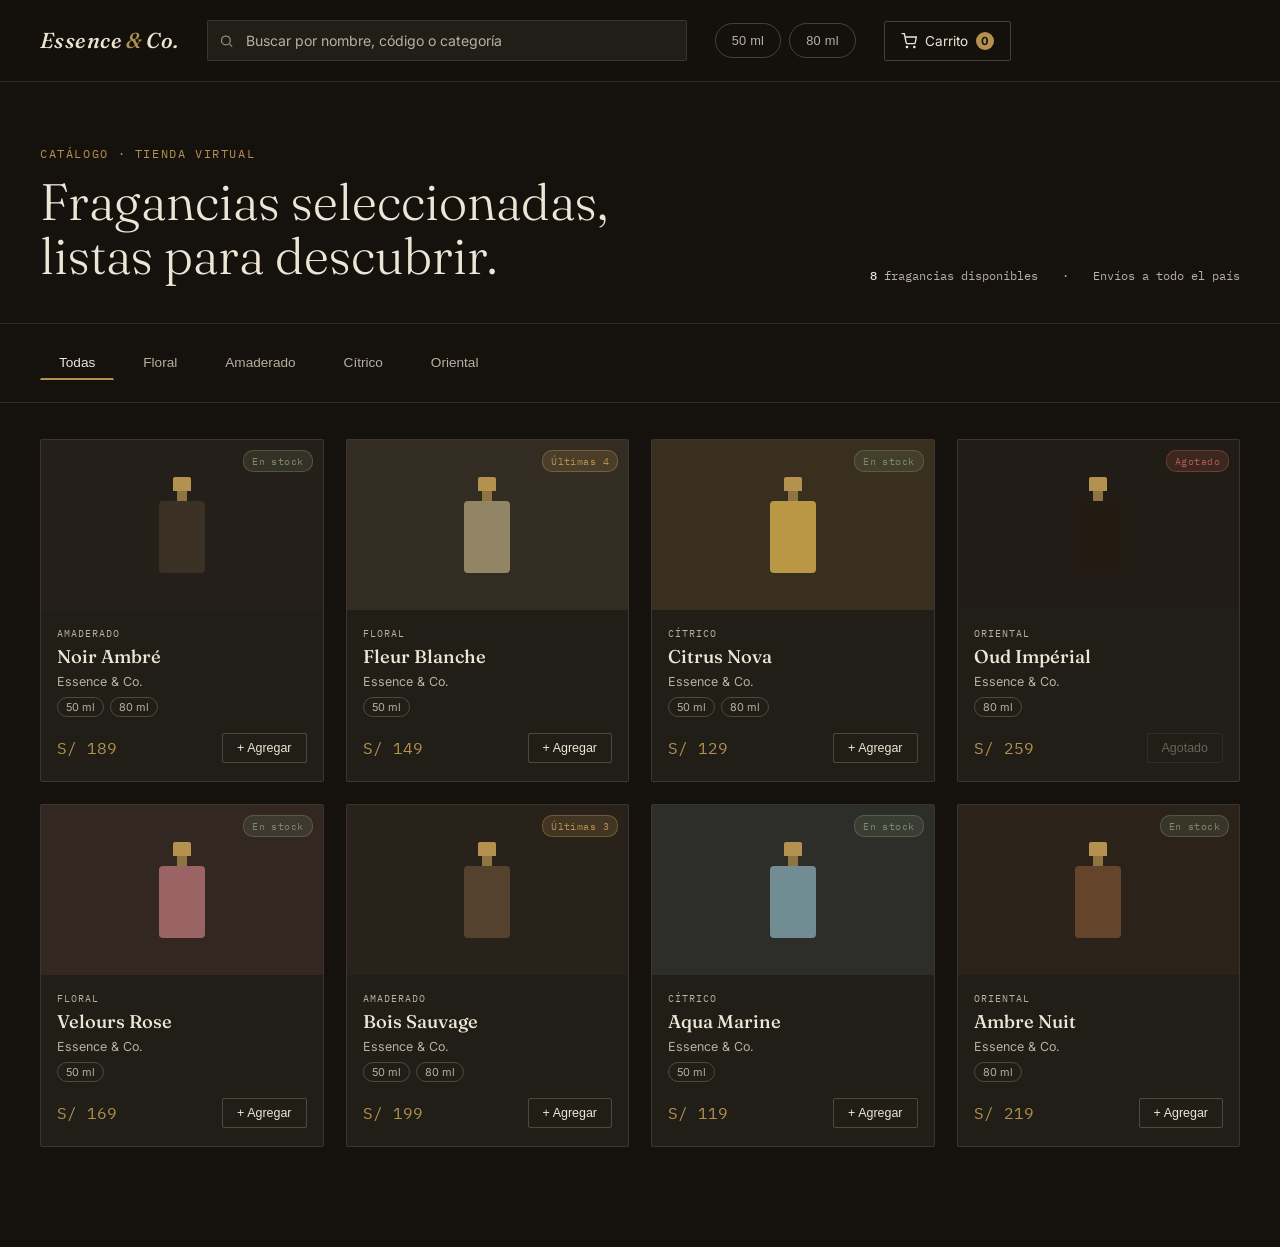
<file: Frontend/index.html>
<!DOCTYPE html>
<html lang="es">
<head>
<meta charset="UTF-8">
<meta name="viewport" content="width=device-width, initial-scale=1.0">
<title>Essence & Co. — Catálogo</title>
<link rel="preconnect" href="https://fonts.googleapis.com">
<link href="https://fonts.googleapis.com/css2?family=Fraunces:ital,opsz,wght@0,9..144,300;0,9..144,500;0,9..144,600;1,9..144,500&family=Inter:wght@400;500;600;700&family=IBM+Plex+Mono:wght@400;500&display=swap" rel="stylesheet">
<link rel="stylesheet" href="assets/css/tokens.css">
<link rel="stylesheet" href="assets/css/catalogo.css">
</head>
<body>

<header class="nav">
  <div class="brand">Essence <span>&</span> Co.</div>
  <div class="search-wrap">
    <svg width="15" height="15" viewBox="0 0 24 24" fill="none" stroke="currentColor" stroke-width="2"><circle cx="11" cy="11" r="7"/><line x1="21" y1="21" x2="16.65" y2="16.65"/></svg>
    <input id="searchInput" type="text" placeholder="Buscar por nombre, código o categoría">
  </div>
  <div class="cap-pills">
    <button class="pill" data-cap="50">50 ml</button>
    <button class="pill" data-cap="80">80 ml</button>
  </div>
  <button class="cart-btn" id="openCart">
    <svg width="16" height="16" viewBox="0 0 24 24" fill="none" stroke="currentColor" stroke-width="2"><circle cx="9" cy="21" r="1"/><circle cx="20" cy="21" r="1"/><path d="M1 1h4l2.68 13.39a2 2 0 0 0 2 1.61h9.72a2 2 0 0 0 2-1.61L23 6H6"/></svg>
    Carrito <span class="cart-count" id="cartCount">0</span>
  </button>
</header>

<section class="hero">
  <div>
    <div class="hero-eyebrow">Catálogo · Tienda virtual</div>
    <h1>Fragancias seleccionadas,<br>listas para descubrir.</h1>
  </div>
  <div class="hero-meta">
    <span><b id="totalCount">0</b> fragancias disponibles</span>
    <span>·</span>
    <span>Envíos a todo el país</span>
  </div>
</section>

<div class="cat-rail" id="catRail"></div>

<main>
  <div class="grid" id="grid"></div>
</main>

<!-- MODAL DETALLE -->
<div class="overlay" id="overlay">
  <div class="modal">
    <div class="modal-art" id="modalArt">
      <button class="modal-close" id="closeModal">&times;</button>
    </div>
    <div class="modal-info" id="modalInfo"></div>
  </div>
</div>

<!-- CARRITO -->
<div class="drawer-overlay" id="drawerOverlay"></div>
<aside class="drawer" id="drawer">
  <div class="drawer-head">
    <h2>Tu carrito</h2>
    <button class="drawer-close" id="closeDrawer">&times;</button>
  </div>
  <div class="drawer-items" id="drawerItems"></div>
  <div class="drawer-foot" id="drawerFoot"></div>
</aside>

<script src="assets/js/catalogo.js"></script>
</body>
</html>
</file>
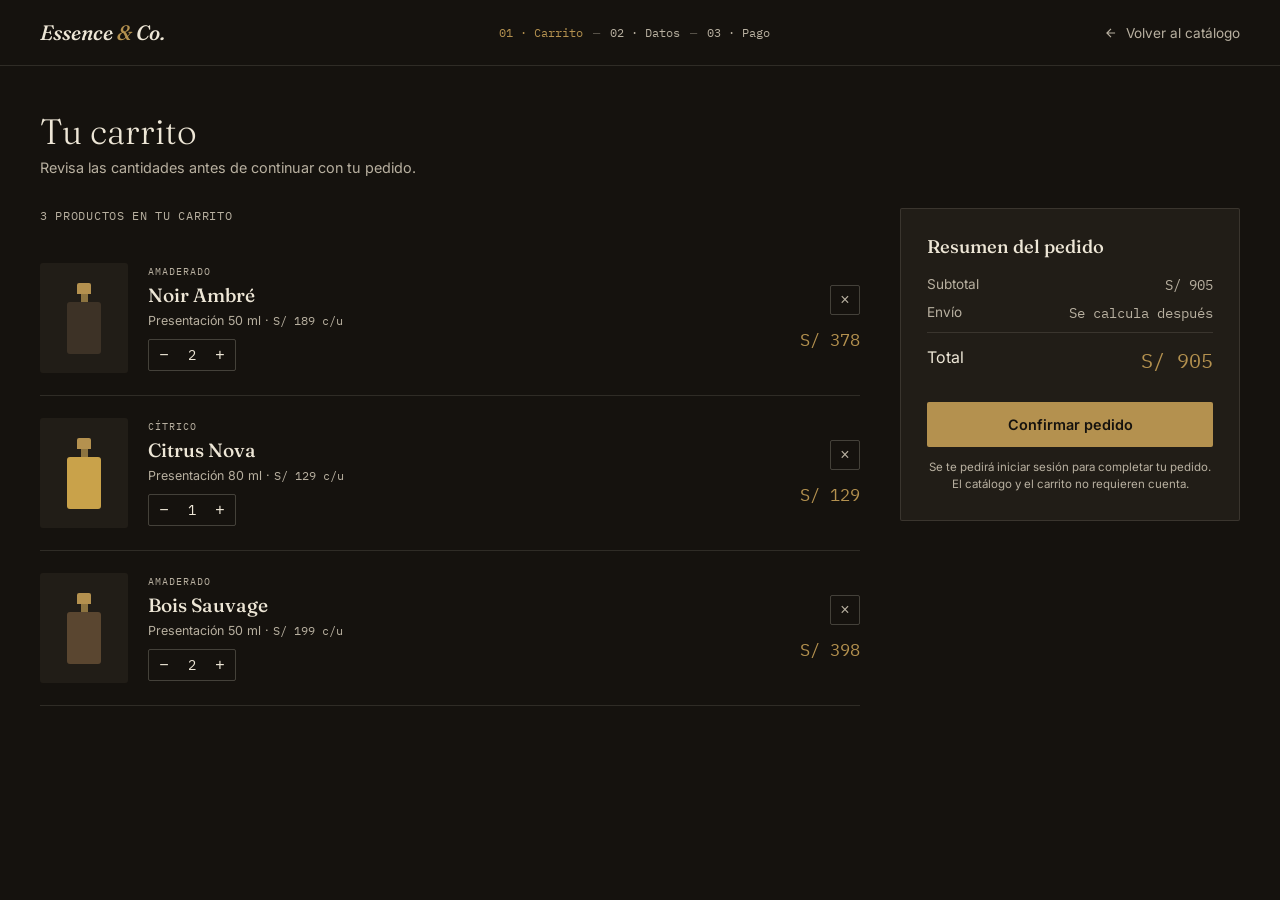
<file: Frontend/carrito.html>
<!DOCTYPE html>
<html lang="es">
<head>
<meta charset="UTF-8">
<meta name="viewport" content="width=device-width, initial-scale=1.0">
<title>Essence & Co. — Tu carrito</title>
<link rel="preconnect" href="https://fonts.googleapis.com">
<link href="https://fonts.googleapis.com/css2?family=Fraunces:ital,opsz,wght@0,9..144,300;0,9..144,500;0,9..144,600;1,9..144,500&family=Inter:wght@400;500;600;700&family=IBM+Plex+Mono:wght@400;500&display=swap" rel="stylesheet">
<link rel="stylesheet" href="assets/css/tokens.css">
<link rel="stylesheet" href="assets/css/carrito.css">
</head>
<body>

<header class="nav">
  <a href="index.html" class="brand">Essence <span>&</span> Co.</a>
  <div class="steps">
    <span class="active">01 · Carrito</span><span class="sep">—</span>
    <span>02 · Datos</span><span class="sep">—</span>
    <span>03 · Pago</span>
  </div>
  <a href="index.html" class="back-link">
    <svg width="14" height="14" viewBox="0 0 24 24" fill="none" stroke="currentColor" stroke-width="2"><path d="M19 12H5M12 19l-7-7 7-7"/></svg>
    Volver al catálogo
  </a>
</header>

<div class="page-head">
  <h1>Tu carrito</h1>
  <p id="pageSubtitle">Revisa las cantidades antes de continuar con tu pedido.</p>
</div>

<main id="mainArea"></main>

<div class="toast" id="toast"><span class="dot"></span><span id="toastMsg"></span></div>
<script src="assets/js/carrito.js"></script>
</body>
</html>
</file>
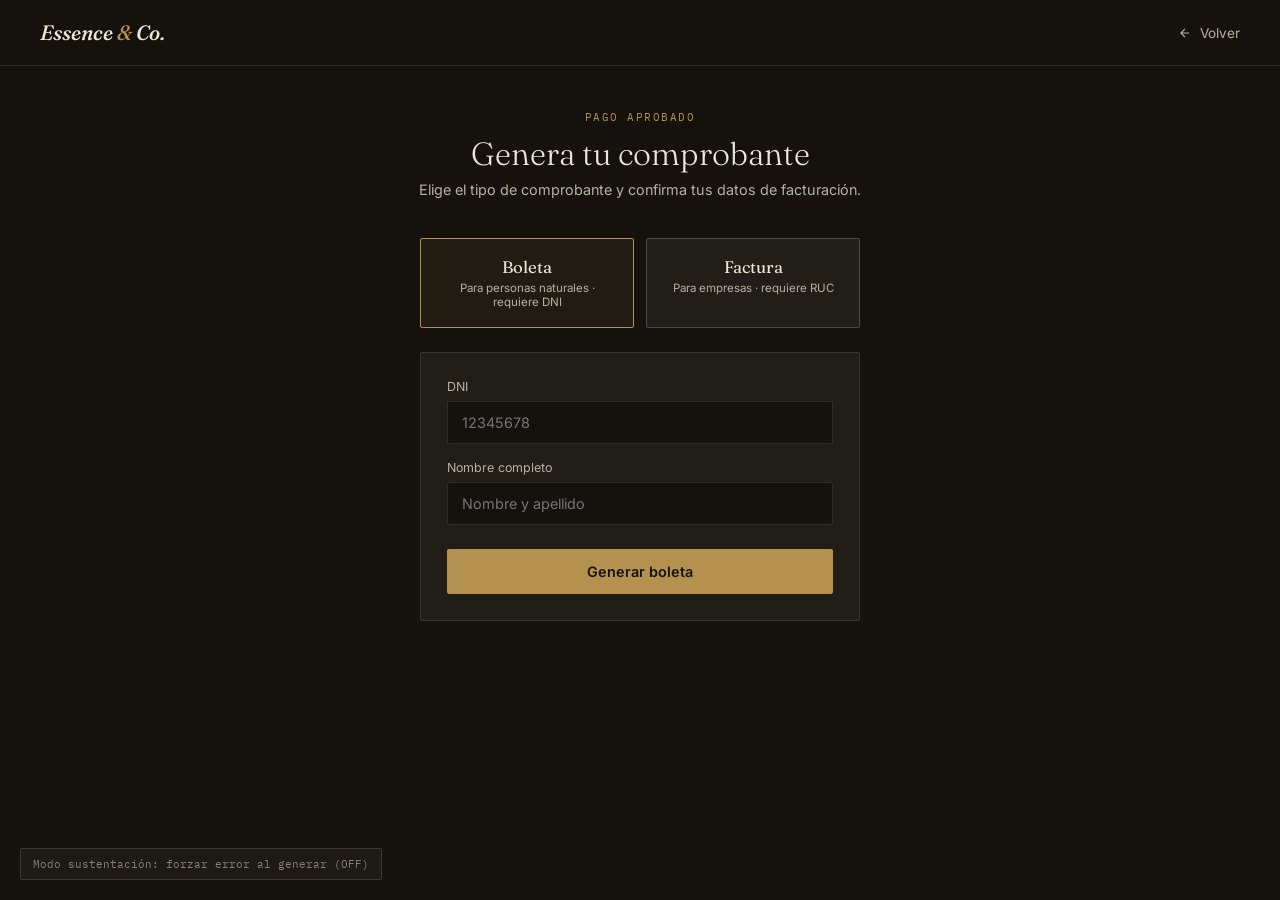
<file: Frontend/generar_comprobante.html>
<!DOCTYPE html>
<html lang="es">
<head>
<meta charset="UTF-8">
<meta name="viewport" content="width=device-width, initial-scale=1.0">
<title>Essence & Co. — Generar comprobante</title>
<link rel="preconnect" href="https://fonts.googleapis.com">
<link href="https://fonts.googleapis.com/css2?family=Fraunces:ital,opsz,wght@0,9..144,300;0,9..144,500;0,9..144,600&family=Inter:wght@400;500;600;700&family=IBM+Plex+Mono:wght@400;500&display=swap" rel="stylesheet">
<link rel="stylesheet" href="assets/css/tokens.css">
<link rel="stylesheet" href="assets/css/comprobante.css">
</head>
<body>

<header class="nav">
  <a href="index.html" class="brand">Essence <span>&</span> Co.</a>
  <a href="realizar_pago.html" class="back-link">
    <svg width="14" height="14" viewBox="0 0 24 24" fill="none" stroke="currentColor" stroke-width="2"><path d="M19 12H5M12 19l-7-7 7-7"/></svg>
    Volver
  </a>
</header>

<div class="page-head">
  <div class="eyebrow">Pago aprobado</div>
  <h1>Genera tu comprobante</h1>
  <p>Elige el tipo de comprobante y confirma tus datos de facturación.</p>
</div>

<main><div class="wrap" id="wrap"></div></main>

<button class="demo-toggle" id="demoToggle">Modo sustentación: forzar error al generar (OFF)</button>
<script src="assets/js/comprobante.js"></script>
</body>
</html>
</file>
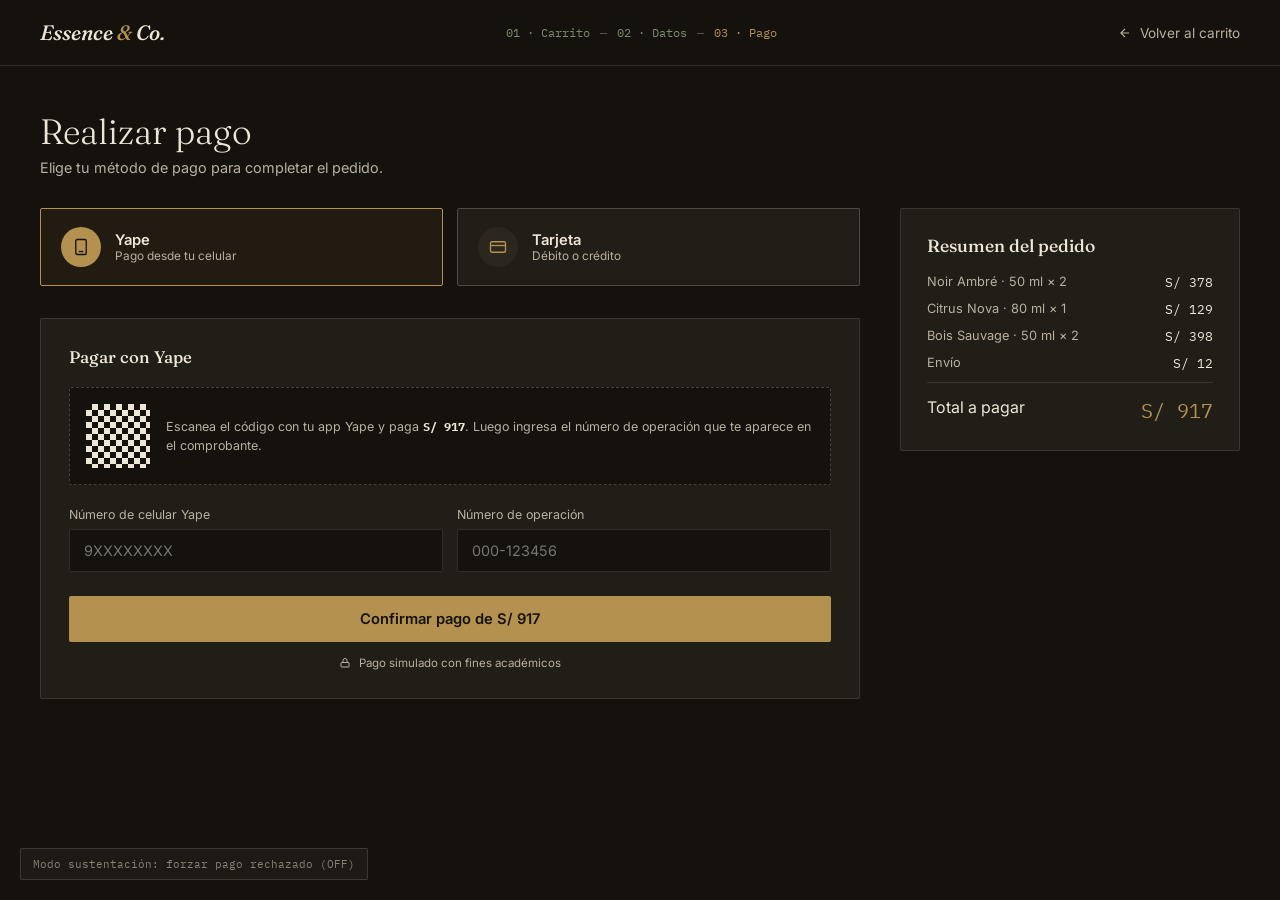
<file: Frontend/realizar_pago.html>
<!DOCTYPE html>
<html lang="es">
<head>
<meta charset="UTF-8">
<meta name="viewport" content="width=device-width, initial-scale=1.0">
<title>Essence & Co. — Realizar pago</title>
<link rel="preconnect" href="https://fonts.googleapis.com">
<link href="https://fonts.googleapis.com/css2?family=Fraunces:ital,opsz,wght@0,9..144,300;0,9..144,500;0,9..144,600&family=Inter:wght@400;500;600;700&family=IBM+Plex+Mono:wght@400;500&display=swap" rel="stylesheet">
<link rel="stylesheet" href="assets/css/tokens.css">
<link rel="stylesheet" href="assets/css/pago.css">
</head>
<body>

<header class="nav">
  <a href="index.html" class="brand">Essence <span>&</span> Co.</a>
  <div class="steps">
    <span class="done">01 · Carrito</span><span class="sep">—</span>
    <span class="done">02 · Datos</span><span class="sep">—</span>
    <span class="active">03 · Pago</span>
  </div>
  <a href="carrito.html" class="back-link">
    <svg width="14" height="14" viewBox="0 0 24 24" fill="none" stroke="currentColor" stroke-width="2"><path d="M19 12H5M12 19l-7-7 7-7"/></svg>
    Volver al carrito
  </a>
</header>

<div class="page-head">
  <h1>Realizar pago</h1>
  <p>Elige tu método de pago para completar el pedido.</p>
</div>

<main>
  <div>
    <div class="method-select">
      <div class="method-card active" data-method="yape">
        <div class="method-icon">
          <svg width="18" height="18" viewBox="0 0 24 24" fill="none" stroke="currentColor" stroke-width="1.8"><rect x="5" y="2" width="14" height="20" rx="2"/><line x1="9" y1="18" x2="15" y2="18"/></svg>
        </div>
        <div><div class="method-name">Yape</div><div class="method-sub">Pago desde tu celular</div></div>
      </div>
      <div class="method-card" data-method="tarjeta">
        <div class="method-icon">
          <svg width="18" height="18" viewBox="0 0 24 24" fill="none" stroke="currentColor" stroke-width="1.8"><rect x="2" y="5" width="20" height="14" rx="2"/><line x1="2" y1="10" x2="22" y2="10"/></svg>
        </div>
        <div><div class="method-name">Tarjeta</div><div class="method-sub">Débito o crédito</div></div>
      </div>
    </div>

    <div id="formArea"></div>
  </div>

  <div class="summary">
    <h2>Resumen del pedido</h2>
    <div class="sum-item"><span>Noir Ambré · 50 ml × 2</span><span>S/ 378</span></div>
    <div class="sum-item"><span>Citrus Nova · 80 ml × 1</span><span>S/ 129</span></div>
    <div class="sum-item"><span>Bois Sauvage · 50 ml × 2</span><span>S/ 398</span></div>
    <div class="sum-item"><span>Envío</span><span>S/ 12</span></div>
    <div class="sum-row total"><span>Total a pagar</span><span>S/ 917</span></div>
  </div>
</main>

<div class="overlay" id="overlay">
  <div class="result-card" id="resultCard"></div>
</div>

<button class="demo-toggle" id="demoToggle">Modo sustentación: forzar pago rechazado (OFF)</button>

<script src="assets/js/pago.js"></script>
</body>
</html>
</file>
<file: Frontend/assets/css/tokens.css>
/* ============================================
   Essence & Co. — Tokens de diseño compartidos
   Este archivo se enlaza en TODAS las pantallas.
   Contiene solo variables y resets base.
   Los estilos propios de cada pantalla van en su
   propio archivo (catalogo.css, carrito.css, etc.)
   ============================================ */

:root{
  /* Paleta base */
  --ink-900:#15120e;
  --ink-800:#211d17;
  --ink-700:#2c271e;
  --ivory:#ede6d6;
  --ivory-dim:#b8b0a0;
  --gold:#b4914f;
  --gold-soft:#8d7440;
  --rose:#a56b62;
  --sage:#7c8a6c;
  --danger:#b25c4f;
  --line:rgba(237,230,214,0.12);
  --line-strong:rgba(237,230,214,0.22);
  --radius:2px;

  /* Variante usada en pantallas de staff (tono un poco más oscuro/sobrio) */
  --ink-900-staff:#100e0b;
  --ink-800-staff:#1c1812;
  --ink-700-staff:#272119;
  --ivory-dim-staff:#a9a094;
  --line-staff:rgba(237,230,214,0.10);
  --line-strong-staff:rgba(237,230,214,0.20);

  /* Papel (usado en el comprobante/boleta) */
  --paper:#efe9db;
  --paper-dim:#6b6355;
  --paper-line:rgba(30,26,20,0.14);
}

*{box-sizing:border-box;}
html,body{margin:0; padding:0;}
body{
  background:var(--ink-900);
  color:var(--ivory);
  font-family:'Inter',sans-serif;
  min-height:100vh;
  -webkit-font-smoothing:antialiased;
}
a{color:inherit;}

.mono{font-family:'IBM Plex Mono',monospace;}
.display{font-family:'Fraunces',serif;}

/* Botones base — reutilizados en todas las pantallas */
.btn-primary{
  background:var(--gold);
  color:var(--ink-900);
  border:none;
  padding:13px;
  font-weight:600;
  font-size:0.9rem;
  border-radius:var(--radius);
  cursor:pointer;
  font-family:'Inter',sans-serif;
}
.btn-primary:hover{background:#c4a25e;}
.btn-primary:disabled{background:var(--ink-700); color:var(--ivory-dim); cursor:not-allowed;}

.btn-ghost{
  background:none;
  border:1px solid var(--line-strong);
  color:var(--ivory);
  padding:13px;
  font-weight:500;
  font-size:0.85rem;
  border-radius:var(--radius);
  cursor:pointer;
  font-family:'Inter',sans-serif;
}
.btn-ghost:hover{border-color:var(--gold-soft);}

/* Campos de formulario base */
.field{margin-bottom:18px;}
.field label{display:block; font-size:0.78rem; color:var(--ivory-dim); margin-bottom:7px;}
.field input, .field select{
  width:100%;
  padding:12px 14px;
  background:var(--ink-800);
  border:1px solid var(--line);
  color:var(--ivory);
  font-family:'Inter',sans-serif;
  font-size:0.9rem;
  border-radius:var(--radius);
  outline:none;
}
.field input:focus, .field select:focus{border-color:var(--gold-soft);}
.field-error{font-size:0.72rem; color:var(--danger); margin-top:6px; display:none;}
.field.invalid input{border-color:var(--danger);}
.field.invalid .field-error{display:block;}

/* Demo toggle (botones "modo sustentación") */
.demo-toggle{
  position:fixed; bottom:20px; left:20px;
  font-family:'IBM Plex Mono',monospace; font-size:0.66rem;
  color:var(--ivory-dim); background:var(--ink-800); border:1px solid var(--line-strong);
  padding:8px 12px; border-radius:var(--radius); cursor:pointer; z-index:30; opacity:0.7;
}
.demo-toggle:hover{opacity:1;}
</file>
<file: Frontend/assets/css/catalogo.css>
:root{
    --ink-900:#15120e;
    --ink-800:#211d17;
    --ink-700:#2c271e;
    --ivory:#ede6d6;
    --ivory-dim:#b8b0a0;
    --gold:#b4914f;
    --gold-soft:#8d7440;
    --rose:#a56b62;
    --sage:#7c8a6c;
    --danger:#b25c4f;
    --line:rgba(237,230,214,0.12);
    --line-strong:rgba(237,230,214,0.22);
    --radius:2px;
  }
  *{box-sizing:border-box;}
  html,body{margin:0;padding:0;}
  body{
    background:var(--ink-900);
    color:var(--ivory);
    font-family:'Inter',sans-serif;
    min-height:100vh;
    -webkit-font-smoothing:antialiased;
  }
  a{color:inherit;}
  .mono{font-family:'IBM Plex Mono',monospace;}
  .display{font-family:'Fraunces',serif;}

  /* ---------- NAV ---------- */
  header.nav{
    position:sticky; top:0; z-index:40;
    display:flex; align-items:center; gap:28px;
    padding:20px 40px;
    background:rgba(21,18,14,0.92);
    backdrop-filter:blur(8px);
    border-bottom:1px solid var(--line);
  }
  .brand{
    font-family:'Fraunces',serif; font-style:italic; font-weight:500;
    font-size:1.35rem; letter-spacing:0.02em; white-space:nowrap;
  }
  .brand span{color:var(--gold);}
  .search-wrap{
    flex:1; max-width:480px; position:relative;
  }
  .search-wrap input{
    width:100%; padding:11px 16px 11px 38px;
    background:var(--ink-800); border:1px solid var(--line);
    color:var(--ivory); font-family:'Inter',sans-serif; font-size:0.88rem;
    border-radius:var(--radius); outline:none;
  }
  .search-wrap input::placeholder{color:var(--ivory-dim);}
  .search-wrap input:focus{border-color:var(--gold-soft);}
  .search-wrap svg{position:absolute; left:12px; top:50%; transform:translateY(-50%); opacity:0.55;}
  .cap-pills{display:flex; gap:8px;}
  .pill{
    padding:9px 16px; border:1px solid var(--line-strong); border-radius:20px;
    font-size:0.8rem; letter-spacing:0.02em; cursor:pointer; background:transparent;
    color:var(--ivory-dim); transition:all .15s ease; white-space:nowrap;
  }
  .pill:hover{border-color:var(--gold-soft); color:var(--ivory);}
  .pill.active{background:var(--gold); border-color:var(--gold); color:var(--ink-900); font-weight:600;}
  .cart-btn{
    position:relative; display:flex; align-items:center; gap:8px;
    background:transparent; border:1px solid var(--line-strong);
    color:var(--ivory); padding:10px 16px; border-radius:var(--radius);
    cursor:pointer; font-family:'Inter',sans-serif; font-size:0.85rem;
  }
  .cart-btn:hover{border-color:var(--gold-soft);}
  .cart-count{
    background:var(--gold); color:var(--ink-900); font-weight:700; font-size:0.7rem;
    min-width:18px; height:18px; border-radius:50%; display:flex; align-items:center; justify-content:center;
  }

  /* ---------- HERO ---------- */
  .hero{
    padding:64px 40px 40px; border-bottom:1px solid var(--line);
    display:flex; justify-content:space-between; align-items:flex-end; gap:40px; flex-wrap:wrap;
  }
  .hero-eyebrow{
    font-family:'IBM Plex Mono',monospace; font-size:0.72rem; letter-spacing:0.14em;
    color:var(--gold); text-transform:uppercase; margin-bottom:14px;
  }
  .hero h1{
    font-family:'Fraunces',serif; font-weight:300; font-size:clamp(2.2rem,4vw,3.4rem);
    margin:0; line-height:1.05; max-width:640px;
  }
  .hero-meta{
    font-family:'IBM Plex Mono',monospace; font-size:0.78rem; color:var(--ivory-dim);
    display:flex; gap:24px; align-items:center;
  }
  .hero-meta b{color:var(--ivory); font-weight:500;}

  /* category rail */
  .cat-rail{
    display:flex; gap:10px; padding:22px 40px; overflow-x:auto;
    border-bottom:1px solid var(--line);
  }
  .cat-chip{
    padding:8px 18px; border:1px solid transparent; border-bottom:2px solid transparent;
    background:transparent; color:var(--ivory-dim); font-size:0.85rem; cursor:pointer;
    white-space:nowrap; transition:all .15s ease;
  }
  .cat-chip:hover{color:var(--ivory);}
  .cat-chip.active{color:var(--ivory); border-bottom-color:var(--gold);}

  /* ---------- GRID ---------- */
  main{padding:36px 40px 100px;}
  .grid{
    display:grid; grid-template-columns:repeat(auto-fill,minmax(230px,1fr)); gap:22px;
  }
  .card{
    background:var(--ink-800); border:1px solid var(--line); border-radius:var(--radius);
    overflow:hidden; cursor:pointer; transition:border-color .15s ease, transform .15s ease;
    display:flex; flex-direction:column;
  }
  .card:hover{border-color:var(--gold-soft); transform:translateY(-2px);}
  .card-art{
    height:170px; position:relative;
    display:flex; align-items:center; justify-content:center;
  }
  .bottle{width:46px; height:96px; position:relative;}
  .bottle .cap{width:18px; height:14px; background:var(--gold); margin:0 auto; border-radius:2px 2px 0 0;}
  .bottle .neck{width:10px; height:10px; background:var(--gold-soft); margin:0 auto;}
  .bottle .body{width:46px; height:72px; border-radius:4px; opacity:0.9;}
  .stock-flag{
    position:absolute; top:10px; right:10px; font-family:'IBM Plex Mono',monospace;
    font-size:0.65rem; padding:3px 8px; border-radius:10px; letter-spacing:0.04em;
  }
  .stock-flag.ok{background:rgba(124,138,108,0.18); color:var(--sage); border:1px solid rgba(124,138,108,0.4);}
  .stock-flag.low{background:rgba(180,145,79,0.18); color:var(--gold); border:1px solid rgba(180,145,79,0.4);}
  .stock-flag.out{background:rgba(178,92,79,0.18); color:var(--danger); border:1px solid rgba(178,92,79,0.4);}
  .card-body{padding:16px 16px 18px; display:flex; flex-direction:column; gap:6px; flex:1;}
  .card-cat{font-family:'IBM Plex Mono',monospace; font-size:0.65rem; letter-spacing:0.1em; color:var(--ivory-dim); text-transform:uppercase;}
  .card-name{font-family:'Fraunces',serif; font-size:1.15rem; font-weight:500; line-height:1.2;}
  .card-brand{font-size:0.78rem; color:var(--ivory-dim);}
  .card-caps{display:flex; gap:6px; margin-top:2px;}
  .cap-tag{font-size:0.68rem; padding:2px 8px; border:1px solid var(--line-strong); border-radius:10px; color:var(--ivory-dim);}
  .card-foot{display:flex; align-items:center; justify-content:space-between; margin-top:10px;}
  .card-price{font-family:'IBM Plex Mono',monospace; font-size:0.98rem; color:var(--gold);}
  .add-btn{
    background:transparent; border:1px solid var(--line-strong); color:var(--ivory);
    padding:7px 14px; font-size:0.78rem; border-radius:var(--radius); cursor:pointer;
  }
  .add-btn:hover{border-color:var(--gold); color:var(--gold);}
  .add-btn:disabled{opacity:0.35; cursor:not-allowed;}

  /* no results */
  .empty-state{
    grid-column:1/-1; text-align:center; padding:80px 20px; color:var(--ivory-dim);
  }
  .empty-state .glyph{font-size:2.4rem; margin-bottom:14px; color:var(--gold-soft);}
  .empty-state h3{font-family:'Fraunces',serif; font-weight:400; color:var(--ivory); margin:0 0 8px;}
  .empty-state p{font-size:0.88rem; max-width:340px; margin:0 auto;}

  /* ---------- MODAL DETALLE ---------- */
  .overlay{
    position:fixed; inset:0; background:rgba(10,8,6,0.7); backdrop-filter:blur(3px);
    display:none; align-items:center; justify-content:center; z-index:60; padding:24px;
  }
  .overlay.show{display:flex;}
  .modal{
    background:var(--ink-800); border:1px solid var(--line-strong); max-width:760px; width:100%;
    display:grid; grid-template-columns:280px 1fr; border-radius:var(--radius); overflow:hidden;
  }
  .modal-art{
    background:var(--ink-700); display:flex; align-items:center; justify-content:center; position:relative;
  }
  .modal-close{
    position:absolute; top:14px; right:14px; background:none; border:none; color:var(--ivory-dim);
    font-size:1.3rem; cursor:pointer; line-height:1;
  }
  .modal-info{padding:32px; display:flex; flex-direction:column; gap:14px;}
  .modal-cat{font-family:'IBM Plex Mono',monospace; font-size:0.68rem; letter-spacing:0.1em; color:var(--gold); text-transform:uppercase;}
  .modal-name{font-family:'Fraunces',serif; font-size:1.7rem; font-weight:500; margin:0;}
  .modal-brand{color:var(--ivory-dim); font-size:0.85rem; margin-top:-8px;}
  .modal-desc{font-size:0.88rem; line-height:1.6; color:var(--ivory-dim);}
  .modal-row{display:flex; align-items:center; gap:14px; flex-wrap:wrap;}
  .cap-select{display:flex; gap:8px;}
  .cap-opt{
    padding:8px 16px; border:1px solid var(--line-strong); border-radius:var(--radius);
    font-size:0.82rem; cursor:pointer; color:var(--ivory-dim);
  }
  .cap-opt.active{border-color:var(--gold); color:var(--gold);}
  .modal-stock{font-family:'IBM Plex Mono',monospace; font-size:0.78rem;}
  .modal-price{font-family:'IBM Plex Mono',monospace; font-size:1.4rem; color:var(--gold); margin-top:4px;}
  .modal-add{
    margin-top:8px; background:var(--gold); color:var(--ink-900); border:none;
    padding:13px 22px; font-weight:600; font-size:0.9rem; border-radius:var(--radius); cursor:pointer;
    font-family:'Inter',sans-serif;
  }
  .modal-add:disabled{background:var(--ink-700); color:var(--ivory-dim); cursor:not-allowed;}

  /* ---------- CARRITO DRAWER ---------- */
  .drawer-overlay{
    position:fixed; inset:0; background:rgba(10,8,6,0.55); display:none; z-index:50;
  }
  .drawer-overlay.show{display:block;}
  .drawer{
    position:fixed; top:0; right:-420px; width:400px; max-width:92vw; height:100vh;
    background:var(--ink-800); border-left:1px solid var(--line-strong); z-index:55;
    display:flex; flex-direction:column; transition:right .25s ease;
  }
  .drawer.show{right:0;}
  .drawer-head{
    padding:24px; border-bottom:1px solid var(--line); display:flex; justify-content:space-between; align-items:center;
  }
  .drawer-head h2{font-family:'Fraunces',serif; font-weight:500; font-size:1.3rem; margin:0;}
  .drawer-close{background:none; border:none; color:var(--ivory-dim); font-size:1.3rem; cursor:pointer;}
  .drawer-items{flex:1; overflow-y:auto; padding:12px 24px;}
  .cart-item{
    display:flex; gap:14px; padding:16px 0; border-bottom:1px solid var(--line);
  }
  .cart-thumb{width:48px; height:64px; border-radius:2px; flex-shrink:0;}
  .cart-item-info{flex:1; display:flex; flex-direction:column; gap:4px;}
  .cart-item-name{font-family:'Fraunces',serif; font-size:0.98rem;}
  .cart-item-cap{font-size:0.72rem; color:var(--ivory-dim);}
  .cart-item-row{display:flex; justify-content:space-between; align-items:center; margin-top:4px;}
  .stepper{display:flex; align-items:center; border:1px solid var(--line-strong); border-radius:var(--radius);}
  .stepper button{
    background:none; border:none; color:var(--ivory); width:26px; height:26px; cursor:pointer; font-size:0.95rem;
  }
  .stepper button:hover{color:var(--gold);}
  .stepper span{font-family:'IBM Plex Mono',monospace; font-size:0.8rem; width:24px; text-align:center;}
  .remove-btn{background:none; border:none; color:var(--ivory-dim); cursor:pointer; font-size:0.95rem;}
  .remove-btn:hover{color:var(--danger);}
  .cart-item-price{font-family:'IBM Plex Mono',monospace; font-size:0.85rem; color:var(--gold);}
  .stock-warn{font-size:0.7rem; color:var(--danger); margin-top:2px; font-family:'IBM Plex Mono',monospace;}
  .drawer-empty{padding:60px 24px; text-align:center; color:var(--ivory-dim);}
  .drawer-empty .glyph{font-size:2rem; color:var(--gold-soft); margin-bottom:10px;}
  .drawer-foot{padding:22px 24px; border-top:1px solid var(--line);}
  .total-row{display:flex; justify-content:space-between; align-items:baseline; margin-bottom:16px;}
  .total-row span:first-child{font-size:0.85rem; color:var(--ivory-dim);}
  .total-row span:last-child{font-family:'IBM Plex Mono',monospace; font-size:1.3rem; color:var(--gold);}
  .checkout-btn{
    width:100%; background:var(--gold); color:var(--ink-900); border:none; padding:14px;
    font-weight:600; font-size:0.9rem; border-radius:var(--radius); cursor:pointer; font-family:'Inter',sans-serif;
  }
  .checkout-btn:disabled{background:var(--ink-700); color:var(--ivory-dim); cursor:not-allowed;}
  .checkout-note{font-size:0.7rem; color:var(--ivory-dim); text-align:center; margin-top:10px;}

  @media (max-width:720px){
    header.nav{flex-wrap:wrap; padding:16px 20px;}
    .cap-pills{order:3; width:100%;}
    .hero, main, .cat-rail{padding-left:20px; padding-right:20px;}
    .modal{grid-template-columns:1fr;}
    .modal-art{height:160px;}
  }
</file>
<file: Frontend/assets/css/carrito.css>
:root{
    --ink-900:#15120e;
    --ink-800:#211d17;
    --ink-700:#2c271e;
    --ivory:#ede6d6;
    --ivory-dim:#b8b0a0;
    --gold:#b4914f;
    --gold-soft:#8d7440;
    --rose:#a56b62;
    --sage:#7c8a6c;
    --danger:#b25c4f;
    --line:rgba(237,230,214,0.12);
    --line-strong:rgba(237,230,214,0.22);
    --radius:2px;
  }
  *{box-sizing:border-box;}
  html,body{margin:0;padding:0;}
  body{
    background:var(--ink-900); color:var(--ivory); font-family:'Inter',sans-serif;
    min-height:100vh; -webkit-font-smoothing:antialiased;
  }
  a{color:inherit; text-decoration:none;}
  .mono{font-family:'IBM Plex Mono',monospace;}

  header.nav{
    display:flex; align-items:center; justify-content:space-between; gap:20px;
    padding:20px 40px; border-bottom:1px solid var(--line);
  }
  .brand{font-family:'Fraunces',serif; font-style:italic; font-weight:500; font-size:1.3rem;}
  .brand span{color:var(--gold);}
  .back-link{
    display:flex; align-items:center; gap:8px; font-size:0.85rem; color:var(--ivory-dim);
    transition:color .15s ease;
  }
  .back-link:hover{color:var(--gold);}

  .steps{display:flex; align-items:center; gap:10px; font-family:'IBM Plex Mono',monospace; font-size:0.72rem; color:var(--ivory-dim);}
  .steps .active{color:var(--gold);}
  .steps .sep{opacity:0.4;}

  .page-head{padding:44px 40px 8px;}
  .page-head h1{font-family:'Fraunces',serif; font-weight:300; font-size:2.2rem; margin:0 0 6px;}
  .page-head p{color:var(--ivory-dim); font-size:0.9rem; margin:0;}

  main{
    display:grid; grid-template-columns:1fr 340px; gap:40px;
    padding:24px 40px 100px; align-items:start;
  }

  /* ------- LISTA ------- */
  .items-panel{display:flex; flex-direction:column; gap:0;}
  .items-count{font-family:'IBM Plex Mono',monospace; font-size:0.72rem; color:var(--ivory-dim); letter-spacing:0.06em; text-transform:uppercase; margin-bottom:18px;}

  .cart-row{
    display:grid; grid-template-columns:88px 1fr auto; gap:20px; align-items:center;
    padding:22px 0; border-bottom:1px solid var(--line);
    animation:fadeIn .25s ease;
  }
  @keyframes fadeIn{from{opacity:0; transform:translateY(4px);} to{opacity:1; transform:translateY(0);}}

  .row-art{width:88px; height:110px; position:relative; display:flex; align-items:center; justify-content:center; background:var(--ink-800); border-radius:3px;}
  .bottle{width:34px; height:70px;}
  .bottle .cap{width:14px; height:11px; background:var(--gold); margin:0 auto; border-radius:2px 2px 0 0;}
  .bottle .neck{width:7px; height:8px; background:var(--gold-soft); margin:0 auto;}
  .bottle .body{width:34px; height:52px; border-radius:3px;}

  .row-info{display:flex; flex-direction:column; gap:5px;}
  .row-cat{font-family:'IBM Plex Mono',monospace; font-size:0.62rem; letter-spacing:0.1em; color:var(--ivory-dim); text-transform:uppercase;}
  .row-name{font-family:'Fraunces',serif; font-size:1.2rem; font-weight:500;}
  .row-cap{font-size:0.78rem; color:var(--ivory-dim);}
  .row-controls{display:flex; align-items:center; gap:18px; margin-top:6px;}
  .stepper{display:flex; align-items:center; border:1px solid var(--line-strong); border-radius:var(--radius);}
  .stepper button{background:none; border:none; color:var(--ivory); width:30px; height:30px; cursor:pointer; font-size:1rem;}
  .stepper button:hover:not(:disabled){color:var(--gold);}
  .stepper button:disabled{opacity:0.3; cursor:not-allowed;}
  .stepper span{font-family:'IBM Plex Mono',monospace; font-size:0.85rem; width:26px; text-align:center;}
  .unit-price{font-family:'IBM Plex Mono',monospace; font-size:0.78rem; color:var(--ivory-dim);}
  .stock-warn{
    font-size:0.7rem; color:var(--danger); margin-top:6px; font-family:'IBM Plex Mono',monospace;
    display:flex; align-items:center; gap:6px; max-width:280px;
  }

  .row-right{display:flex; flex-direction:column; align-items:flex-end; gap:14px;}
  .row-subtotal{font-family:'IBM Plex Mono',monospace; font-size:1.05rem; color:var(--gold);}
  .remove-btn{
    background:none; border:1px solid var(--line-strong); color:var(--ivory-dim);
    width:30px; height:30px; border-radius:var(--radius); cursor:pointer; font-size:1rem;
    transition:all .15s ease;
  }
  .remove-btn:hover{border-color:var(--danger); color:var(--danger);}

  /* ------- RESUMEN ------- */
  .summary{
    position:sticky; top:24px; background:var(--ink-800); border:1px solid var(--line);
    border-radius:var(--radius); padding:26px;
  }
  .summary h2{font-family:'Fraunces',serif; font-weight:500; font-size:1.15rem; margin:0 0 18px;}
  .sum-row{display:flex; justify-content:space-between; font-size:0.85rem; color:var(--ivory-dim); margin-bottom:10px;}
  .sum-row.total{
    color:var(--ivory); font-size:1rem; padding-top:14px; margin-top:8px; border-top:1px solid var(--line);
  }
  .sum-row.total span:last-child{font-family:'IBM Plex Mono',monospace; color:var(--gold); font-size:1.25rem;}
  .confirm-btn{
    width:100%; background:var(--gold); color:var(--ink-900); border:none; padding:14px;
    font-weight:600; font-size:0.9rem; border-radius:var(--radius); cursor:pointer; margin-top:18px;
    font-family:'Inter',sans-serif;
  }
  .confirm-btn:disabled{background:var(--ink-700); color:var(--ivory-dim); cursor:not-allowed;}
  .summary-note{font-size:0.72rem; color:var(--ivory-dim); text-align:center; margin-top:12px; line-height:1.5;}

  /* ------- ESTADO VACÍO ------- */
  .empty-page{
    grid-column:1/-1; display:flex; flex-direction:column; align-items:center; justify-content:center;
    padding:100px 20px; text-align:center;
  }
  .empty-page .glyph{font-size:3rem; margin-bottom:20px; color:var(--gold-soft);}
  .empty-page h2{font-family:'Fraunces',serif; font-weight:400; font-size:1.6rem; margin:0 0 10px;}
  .empty-page p{color:var(--ivory-dim); font-size:0.92rem; max-width:360px; margin:0 0 26px; line-height:1.6;}
  .empty-page a.cta{
    background:var(--gold); color:var(--ink-900); padding:13px 28px; border-radius:var(--radius);
    font-weight:600; font-size:0.88rem;
  }

  /* ------- TOAST ------- */
  .toast{
    position:fixed; bottom:28px; left:50%; transform:translateX(-50%) translateY(20px);
    background:var(--ink-700); border:1px solid var(--line-strong); color:var(--ivory);
    padding:13px 22px; border-radius:var(--radius); font-size:0.83rem; opacity:0;
    transition:all .25s ease; display:flex; align-items:center; gap:10px; z-index:80;
  }
  .toast.show{opacity:1; transform:translateX(-50%) translateY(0);}
  .toast .dot{width:6px; height:6px; border-radius:50%; background:var(--rose);}

  @media (max-width:860px){
    main{grid-template-columns:1fr; padding:16px 20px 80px;}
    header.nav{padding:16px 20px;}
    .steps{display:none;}
    .page-head{padding:28px 20px 4px;}
    .summary{position:static;}
  }
</file>
<file: Frontend/assets/css/comprobante.css>
:root{
    --ink-900:#15120e; --ink-800:#211d17; --ink-700:#2c271e;
    --ivory:#ede6d6; --ivory-dim:#b8b0a0;
    --gold:#b4914f; --gold-soft:#8d7440;
    --sage:#7c8a6c; --danger:#b25c4f;
    --line:rgba(237,230,214,0.12); --line-strong:rgba(237,230,214,0.22);
    --paper:#efe9db; --paper-dim:#6b6355; --paper-line:rgba(30,26,20,0.14);
    --radius:2px;
  }
  *{box-sizing:border-box;}
  html,body{margin:0;padding:0;}
  body{
    background:var(--ink-900); color:var(--ivory); font-family:'Inter',sans-serif;
    min-height:100vh; -webkit-font-smoothing:antialiased;
  }
  a{color:inherit; text-decoration:none;}
  .mono{font-family:'IBM Plex Mono',monospace;}

  header.nav{
    display:flex; align-items:center; justify-content:space-between; gap:20px;
    padding:20px 40px; border-bottom:1px solid var(--line);
  }
  .brand{font-family:'Fraunces',serif; font-style:italic; font-weight:500; font-size:1.3rem;}
  .brand span{color:var(--gold);}
  .back-link{display:flex; align-items:center; gap:8px; font-size:0.85rem; color:var(--ivory-dim);}
  .back-link:hover{color:var(--gold);}

  .page-head{padding:44px 40px 8px; text-align:center;}
  .page-head .eyebrow{
    font-family:'IBM Plex Mono',monospace; font-size:0.68rem; letter-spacing:0.14em; color:var(--gold);
    text-transform:uppercase; margin-bottom:10px;
  }
  .page-head h1{font-family:'Fraunces',serif; font-weight:300; font-size:2rem; margin:0 0 8px;}
  .page-head p{color:var(--ivory-dim); font-size:0.9rem; margin:0;}

  main{display:flex; justify-content:center; padding:32px 20px 100px;}
  .wrap{width:100%; max-width:440px;}

  /* -------- SELECTOR -------- */
  .type-select{display:grid; grid-template-columns:1fr 1fr; gap:12px; margin-bottom:24px;}
  .type-card{
    padding:18px; background:var(--ink-800); border:1px solid var(--line-strong); border-radius:var(--radius);
    cursor:pointer; text-align:center; transition:all .15s ease;
  }
  .type-card:hover{border-color:var(--gold-soft);}
  .type-card.active{border-color:var(--gold); background:rgba(180,145,79,0.07);}
  .type-card .t-name{font-family:'Fraunces',serif; font-size:1.05rem; margin-bottom:4px;}
  .type-card .t-sub{font-size:0.72rem; color:var(--ivory-dim);}

  .form-block{background:var(--ink-800); border:1px solid var(--line); border-radius:var(--radius); padding:26px; margin-bottom:20px;}
  .field{margin-bottom:16px;}
  .field:last-child{margin-bottom:0;}
  .field label{display:block; font-size:0.78rem; color:var(--ivory-dim); margin-bottom:7px;}
  .field input{
    width:100%; padding:12px 14px; background:var(--ink-900); border:1px solid var(--line);
    color:var(--ivory); font-family:'Inter',sans-serif; font-size:0.9rem; border-radius:var(--radius); outline:none;
  }
  .field input:focus{border-color:var(--gold-soft);}
  .field-error{font-size:0.72rem; color:var(--danger); margin-top:6px; display:none;}
  .field.invalid input{border-color:var(--danger);}
  .field.invalid .field-error{display:block;}

  .btn-primary{
    width:100%; background:var(--gold); color:var(--ink-900); border:none; padding:14px;
    font-weight:600; font-size:0.9rem; border-radius:var(--radius); cursor:pointer; font-family:'Inter',sans-serif;
  }
  .btn-primary:hover{background:#c4a25e;}
  .btn-ghost{
    width:100%; background:none; border:1px solid var(--line-strong); color:var(--ivory); padding:13px;
    font-weight:500; font-size:0.85rem; border-radius:var(--radius); cursor:pointer; margin-top:10px; font-family:'Inter',sans-serif;
  }
  .btn-ghost:hover{border-color:var(--gold-soft);}

  .error-block{
    display:flex; gap:10px; align-items:flex-start; background:rgba(178,92,79,0.1);
    border:1px solid rgba(178,92,79,0.3); padding:14px 16px; border-radius:var(--radius);
    font-size:0.8rem; color:var(--ivory-dim); margin-bottom:20px;
  }
  .error-block b{color:var(--danger); display:block; margin-bottom:2px;}

  /* -------- COMPROBANTE (RECIBO) -------- */
  .receipt{
    background:var(--paper); color:var(--ink-900); border-radius:2px; padding:32px 28px;
    position:relative; margin-bottom:20px;
  }
  .receipt::before, .receipt::after{
    content:""; position:absolute; left:0; right:0; height:14px;
    background:
      radial-gradient(circle at 10px 0, transparent 7px, var(--ink-900) 7.5px) repeat-x;
    background-size:20px 14px;
  }
  .receipt::before{top:-1px;}
  .receipt::after{bottom:-1px; transform:rotate(180deg);}
  .receipt-top{text-align:center; margin-bottom:18px; padding-bottom:18px; border-bottom:1px dashed var(--paper-line);}
  .receipt-top .rbrand{font-family:'Fraunces',serif; font-style:italic; font-weight:600; font-size:1.2rem;}
  .receipt-top .rmeta{font-family:'IBM Plex Mono',monospace; font-size:0.68rem; color:var(--paper-dim); margin-top:6px; line-height:1.6;}
  .receipt-doc{
    text-align:center; font-family:'IBM Plex Mono',monospace; font-size:0.76rem; letter-spacing:0.05em;
    margin-bottom:18px; padding-bottom:18px; border-bottom:1px dashed var(--paper-line);
  }
  .receipt-doc .doc-type{font-weight:600; text-transform:uppercase;}
  .receipt-doc .doc-num{color:var(--gold-soft); font-weight:600; margin-top:2px;}
  .receipt-client{font-family:'IBM Plex Mono',monospace; font-size:0.72rem; color:var(--paper-dim); margin-bottom:18px; line-height:1.7;}
  .receipt-client b{color:var(--ink-900);}
  .receipt-items{font-family:'IBM Plex Mono',monospace; font-size:0.72rem; margin-bottom:14px;}
  .r-item{display:flex; justify-content:space-between; padding:6px 0; border-bottom:1px dotted var(--paper-line);}
  .r-item .r-name{max-width:230px;}
  .receipt-totals{font-family:'IBM Plex Mono',monospace; font-size:0.76rem; padding-top:8px;}
  .r-total-row{display:flex; justify-content:space-between; padding:4px 0; color:var(--paper-dim);}
  .r-total-row.final{color:var(--ink-900); font-weight:700; font-size:0.95rem; padding-top:10px; margin-top:6px; border-top:1px dashed var(--paper-line);}
  .receipt-foot{
    text-align:center; margin-top:20px; padding-top:16px; border-top:1px dashed var(--paper-line);
    font-family:'IBM Plex Mono',monospace; font-size:0.66rem; color:var(--paper-dim);
  }

  .actions-row{display:flex; gap:10px;}
  .actions-row .btn-primary, .actions-row .btn-ghost{margin-top:0;}

  .demo-toggle{
    position:fixed; bottom:20px; left:20px; font-family:'IBM Plex Mono',monospace; font-size:0.66rem;
    color:var(--ivory-dim); background:var(--ink-800); border:1px solid var(--line-strong); padding:8px 12px;
    border-radius:var(--radius); cursor:pointer; z-index:30; opacity:0.7;
  }
  .demo-toggle:hover{opacity:1;}

  @media (max-width:500px){
    header.nav{padding:16px 20px;}
    .page-head{padding:28px 20px 4px;}
  }
</file>
<file: Frontend/assets/css/pago.css>
:root{
    --ink-900:#15120e; --ink-800:#211d17; --ink-700:#2c271e;
    --ivory:#ede6d6; --ivory-dim:#b8b0a0;
    --gold:#b4914f; --gold-soft:#8d7440;
    --rose:#a56b62; --sage:#7c8a6c; --danger:#b25c4f;
    --line:rgba(237,230,214,0.12); --line-strong:rgba(237,230,214,0.22);
    --radius:2px;
  }
  *{box-sizing:border-box;}
  html,body{margin:0;padding:0;}
  body{
    background:var(--ink-900); color:var(--ivory); font-family:'Inter',sans-serif;
    min-height:100vh; -webkit-font-smoothing:antialiased;
  }
  a{color:inherit; text-decoration:none;}
  .mono{font-family:'IBM Plex Mono',monospace;}

  header.nav{
    display:flex; align-items:center; justify-content:space-between; gap:20px;
    padding:20px 40px; border-bottom:1px solid var(--line);
  }
  .brand{font-family:'Fraunces',serif; font-style:italic; font-weight:500; font-size:1.3rem;}
  .brand span{color:var(--gold);}
  .back-link{display:flex; align-items:center; gap:8px; font-size:0.85rem; color:var(--ivory-dim);}
  .back-link:hover{color:var(--gold);}
  .steps{display:flex; align-items:center; gap:10px; font-family:'IBM Plex Mono',monospace; font-size:0.72rem; color:var(--ivory-dim);}
  .steps .done{color:var(--sage);}
  .steps .active{color:var(--gold);}
  .steps .sep{opacity:0.4;}

  .page-head{padding:44px 40px 8px;}
  .page-head h1{font-family:'Fraunces',serif; font-weight:300; font-size:2.2rem; margin:0 0 6px;}
  .page-head p{color:var(--ivory-dim); font-size:0.9rem; margin:0;}

  main{
    display:grid; grid-template-columns:1fr 340px; gap:40px;
    padding:24px 40px 100px; align-items:start;
  }

  /* -------- MÉTODOS DE PAGO -------- */
  .method-select{display:grid; grid-template-columns:1fr 1fr; gap:14px; margin-bottom:32px;}
  .method-card{
    display:flex; align-items:center; gap:14px; padding:18px 20px;
    background:var(--ink-800); border:1px solid var(--line-strong); border-radius:var(--radius); cursor:pointer;
    transition:all .15s ease;
  }
  .method-card:hover{border-color:var(--gold-soft);}
  .method-card.active{border-color:var(--gold); background:rgba(180,145,79,0.07);}
  .method-icon{
    width:40px; height:40px; border-radius:50%; display:flex; align-items:center; justify-content:center;
    background:var(--ink-700); color:var(--gold); flex-shrink:0;
  }
  .method-card.active .method-icon{background:var(--gold); color:var(--ink-900);}
  .method-name{font-weight:600; font-size:0.92rem;}
  .method-sub{font-size:0.74rem; color:var(--ivory-dim);}

  .form-block{background:var(--ink-800); border:1px solid var(--line); border-radius:var(--radius); padding:28px;}
  .form-block h3{font-family:'Fraunces',serif; font-weight:500; font-size:1.05rem; margin:0 0 20px;}

  .field{margin-bottom:18px;}
  .field label{display:block; font-size:0.78rem; color:var(--ivory-dim); margin-bottom:7px;}
  .field input{
    width:100%; padding:12px 14px; background:var(--ink-900); border:1px solid var(--line);
    color:var(--ivory); font-family:'Inter',sans-serif; font-size:0.9rem; border-radius:var(--radius); outline:none;
  }
  .field input:focus{border-color:var(--gold-soft);}
  .field-error{font-size:0.72rem; color:var(--danger); margin-top:6px; display:none;}
  .field.invalid input{border-color:var(--danger);}
  .field.invalid .field-error{display:block;}
  .field-row{display:grid; grid-template-columns:1fr 1fr; gap:14px;}

  .yape-qr{
    display:flex; align-items:center; gap:16px; padding:16px; background:var(--ink-900);
    border:1px dashed var(--line-strong); border-radius:var(--radius); margin-bottom:22px;
  }
  .yape-qr .qr-box{
    width:64px; height:64px; background:repeating-conic-gradient(var(--ivory) 0% 25%, var(--ink-900) 0% 50%) 0 0/12px 12px;
    border-radius:2px; flex-shrink:0;
  }
  .yape-qr p{font-size:0.78rem; color:var(--ivory-dim); margin:0; line-height:1.5;}
  .yape-qr b{color:var(--ivory); font-family:'IBM Plex Mono',monospace;}

  .card-preview{
    background:linear-gradient(135deg, #2c271e, #171310);
    border:1px solid var(--line-strong); border-radius:8px; padding:20px; margin-bottom:22px;
    font-family:'IBM Plex Mono',monospace; position:relative; overflow:hidden;
  }
  .card-preview .chip{width:32px; height:24px; background:var(--gold-soft); border-radius:4px; margin-bottom:20px; opacity:0.8;}
  .card-preview .num{font-size:1.05rem; letter-spacing:0.12em; color:var(--ivory); margin-bottom:14px;}
  .card-preview .meta{display:flex; justify-content:space-between; font-size:0.68rem; color:var(--ivory-dim);}

  .pay-btn{
    width:100%; background:var(--gold); color:var(--ink-900); border:none; padding:14px;
    font-weight:600; font-size:0.92rem; border-radius:var(--radius); cursor:pointer; margin-top:6px;
    font-family:'Inter',sans-serif;
  }
  .pay-btn:hover{background:#c4a25e;}
  .secure-note{
    display:flex; align-items:center; gap:8px; justify-content:center; font-size:0.72rem;
    color:var(--ivory-dim); margin-top:14px;
  }

  /* -------- RESUMEN -------- */
  .summary{
    position:sticky; top:24px; background:var(--ink-800); border:1px solid var(--line);
    border-radius:var(--radius); padding:26px;
  }
  .summary h2{font-family:'Fraunces',serif; font-weight:500; font-size:1.1rem; margin:0 0 18px;}
  .sum-item{display:flex; justify-content:space-between; font-size:0.8rem; color:var(--ivory-dim); margin-bottom:10px;}
  .sum-item span:last-child{font-family:'IBM Plex Mono',monospace; color:var(--ivory);}
  .sum-row.total{
    display:flex; justify-content:space-between; color:var(--ivory); font-size:1rem;
    padding-top:14px; margin-top:10px; border-top:1px solid var(--line);
  }
  .sum-row.total span:last-child{font-family:'IBM Plex Mono',monospace; color:var(--gold); font-size:1.25rem;}

  /* -------- OVERLAY PROCESANDO / RESULTADO -------- */
  .overlay{
    position:fixed; inset:0; background:rgba(10,8,6,0.72); backdrop-filter:blur(3px);
    display:none; align-items:center; justify-content:center; z-index:60; padding:24px;
  }
  .overlay.show{display:flex;}
  .result-card{
    background:var(--ink-800); border:1px solid var(--line-strong); border-radius:var(--radius);
    padding:44px 36px; max-width:380px; width:100%; text-align:center;
  }
  .spinner{
    width:44px; height:44px; border:3px solid var(--line-strong); border-top-color:var(--gold);
    border-radius:50%; margin:0 auto 22px; animation:spin 0.9s linear infinite;
  }
  @keyframes spin{to{transform:rotate(360deg);}}
  .result-glyph{
    width:56px; height:56px; border-radius:50%; margin:0 auto 20px; display:flex; align-items:center; justify-content:center;
    font-size:1.5rem;
  }
  .result-glyph.ok{background:rgba(124,138,108,0.15); border:1px solid var(--sage); color:var(--sage);}
  .result-glyph.fail{background:rgba(178,92,79,0.15); border:1px solid var(--danger); color:var(--danger);}
  .result-card h3{font-family:'Fraunces',serif; font-weight:500; font-size:1.25rem; margin:0 0 10px;}
  .result-card p{font-size:0.85rem; color:var(--ivory-dim); line-height:1.6; margin:0 0 24px;}
  .result-card .tx-id{font-family:'IBM Plex Mono',monospace; font-size:0.78rem; color:var(--gold); margin-bottom:24px;}
  .result-actions{display:flex; flex-direction:column; gap:10px;}
  .btn-primary{
    background:var(--gold); color:var(--ink-900); border:none; padding:13px;
    font-weight:600; font-size:0.88rem; border-radius:var(--radius); cursor:pointer; font-family:'Inter',sans-serif;
  }
  .btn-ghost{
    background:none; border:1px solid var(--line-strong); color:var(--ivory); padding:13px;
    font-weight:500; font-size:0.85rem; border-radius:var(--radius); cursor:pointer; font-family:'Inter',sans-serif;
  }
  .btn-ghost:hover{border-color:var(--gold-soft);}

  .demo-toggle{
    position:fixed; bottom:20px; left:20px; font-family:'IBM Plex Mono',monospace; font-size:0.66rem;
    color:var(--ivory-dim); background:var(--ink-800); border:1px solid var(--line-strong); padding:8px 12px;
    border-radius:var(--radius); cursor:pointer; z-index:30; opacity:0.7;
  }
  .demo-toggle:hover{opacity:1;}

  @media (max-width:860px){
    main{grid-template-columns:1fr; padding:16px 20px 80px;}
    header.nav{padding:16px 20px;}
    .steps{display:none;}
    .page-head{padding:28px 20px 4px;}
    .method-select{grid-template-columns:1fr;}
  }
</file>
